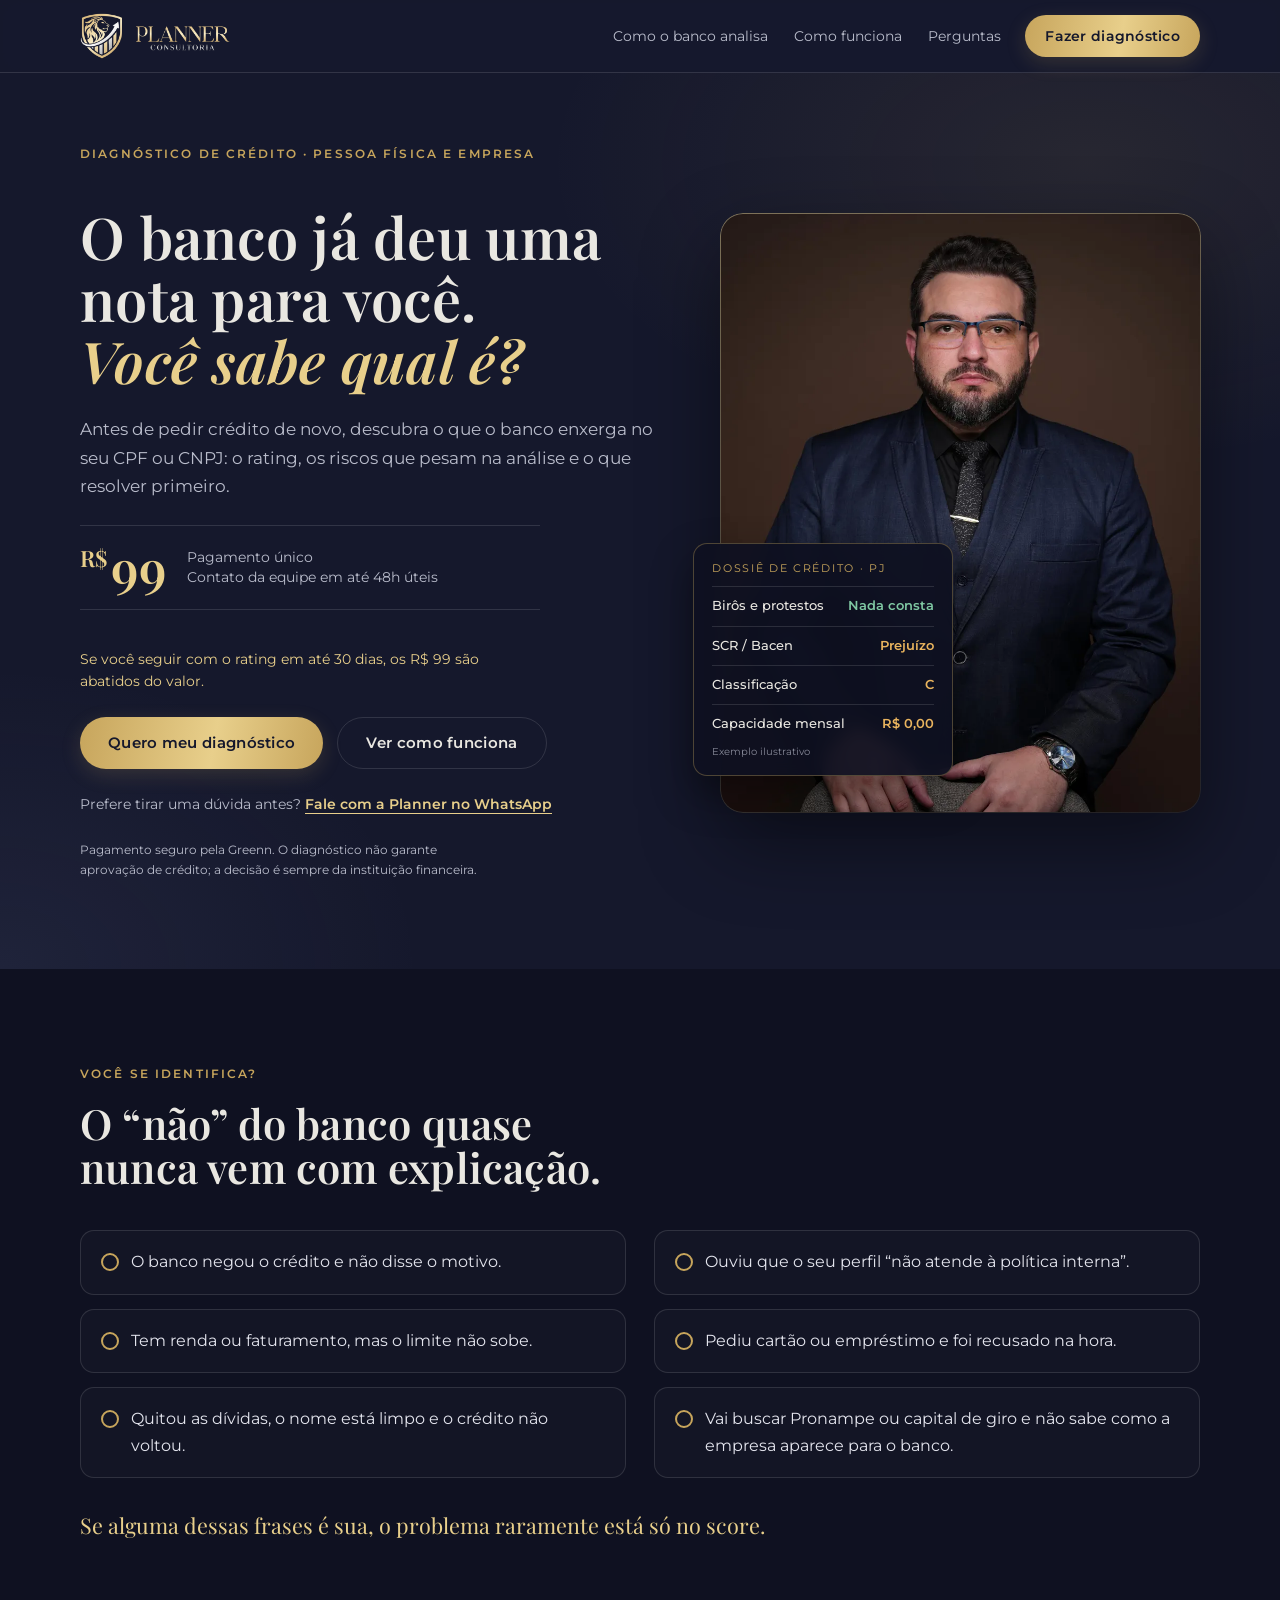
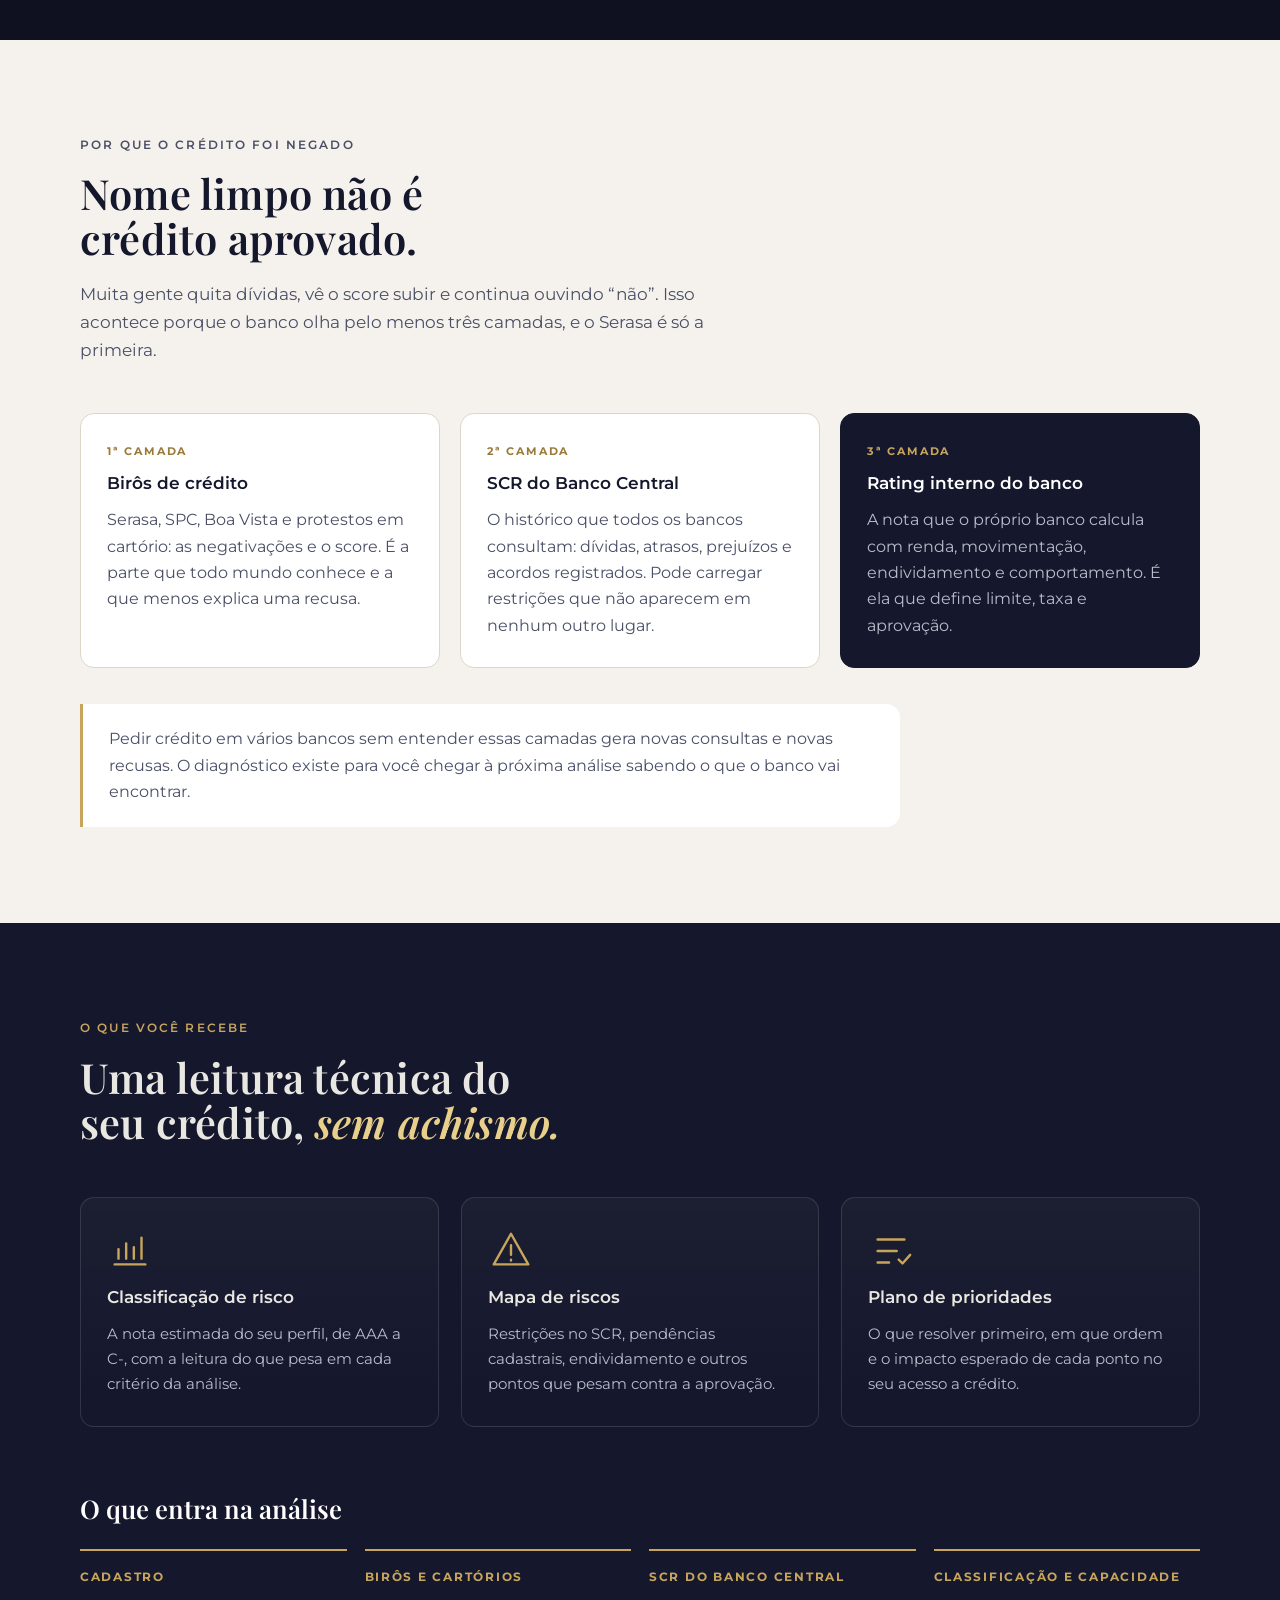
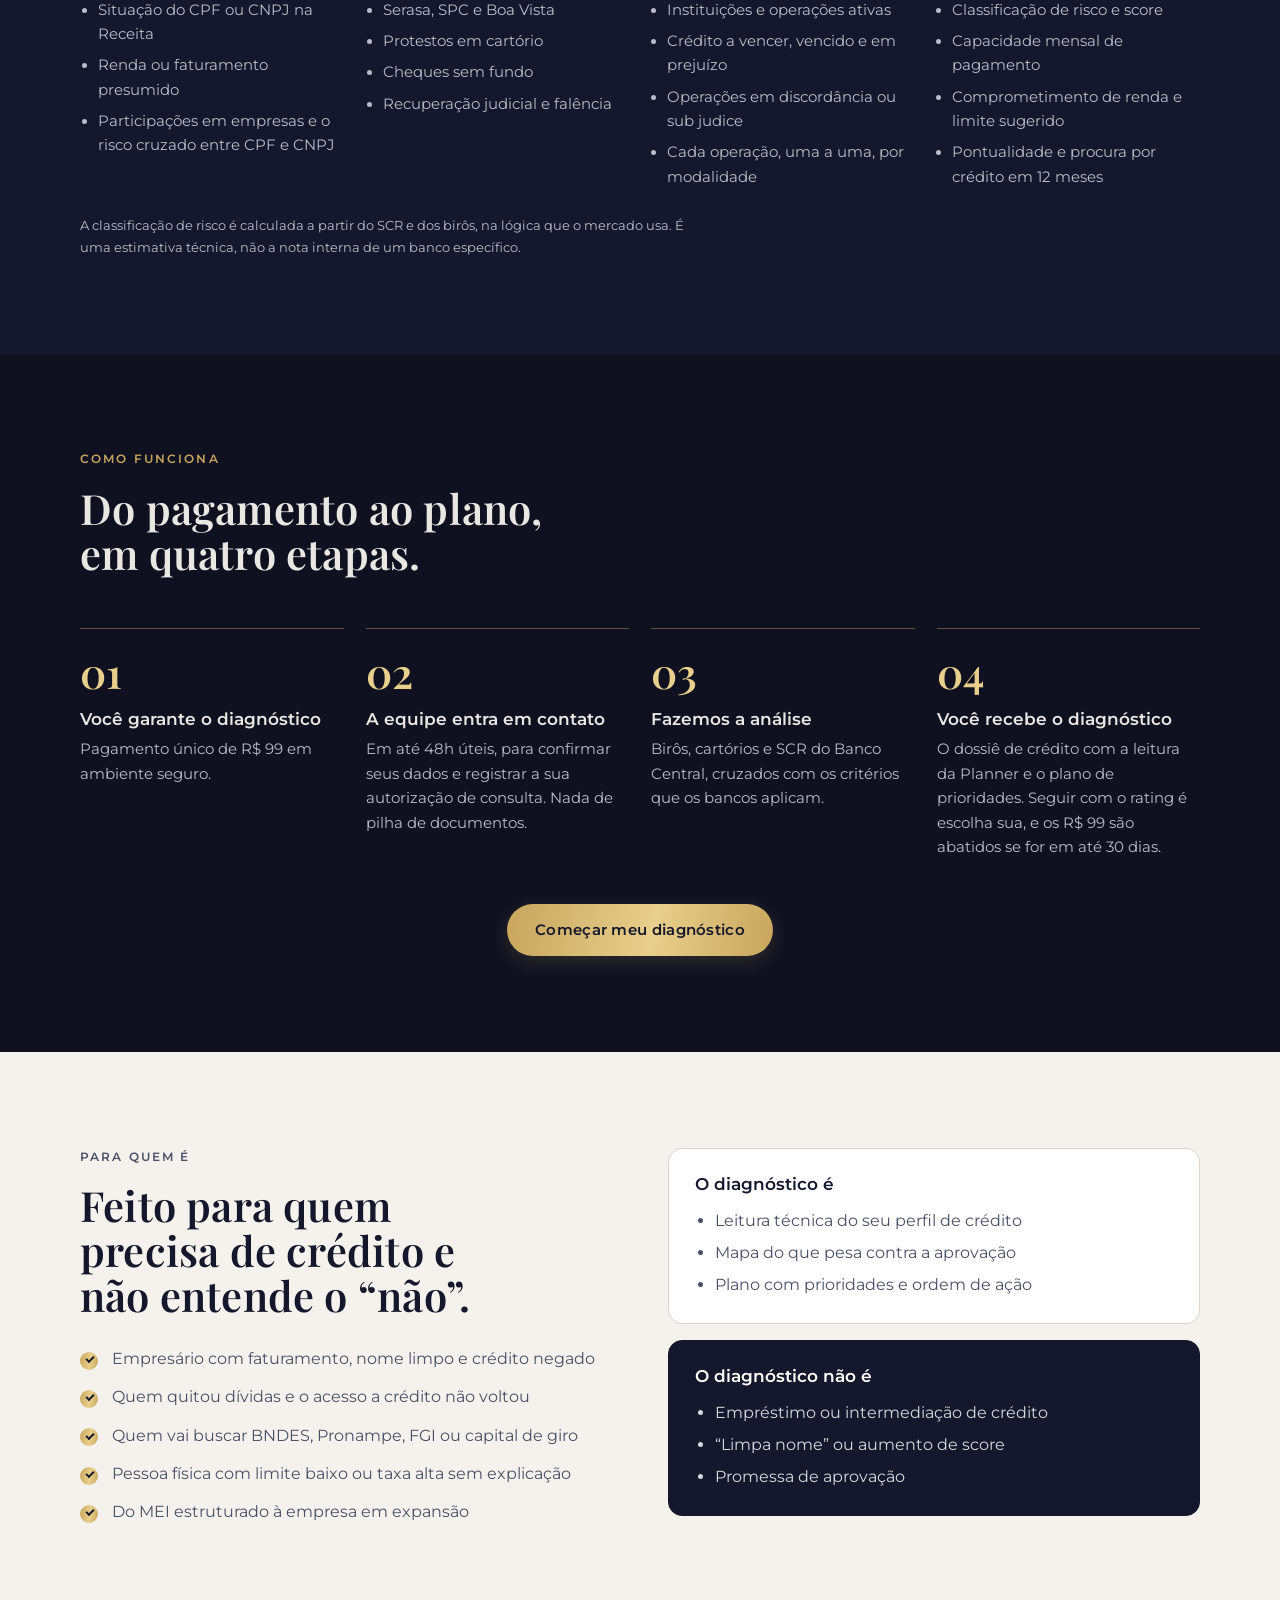
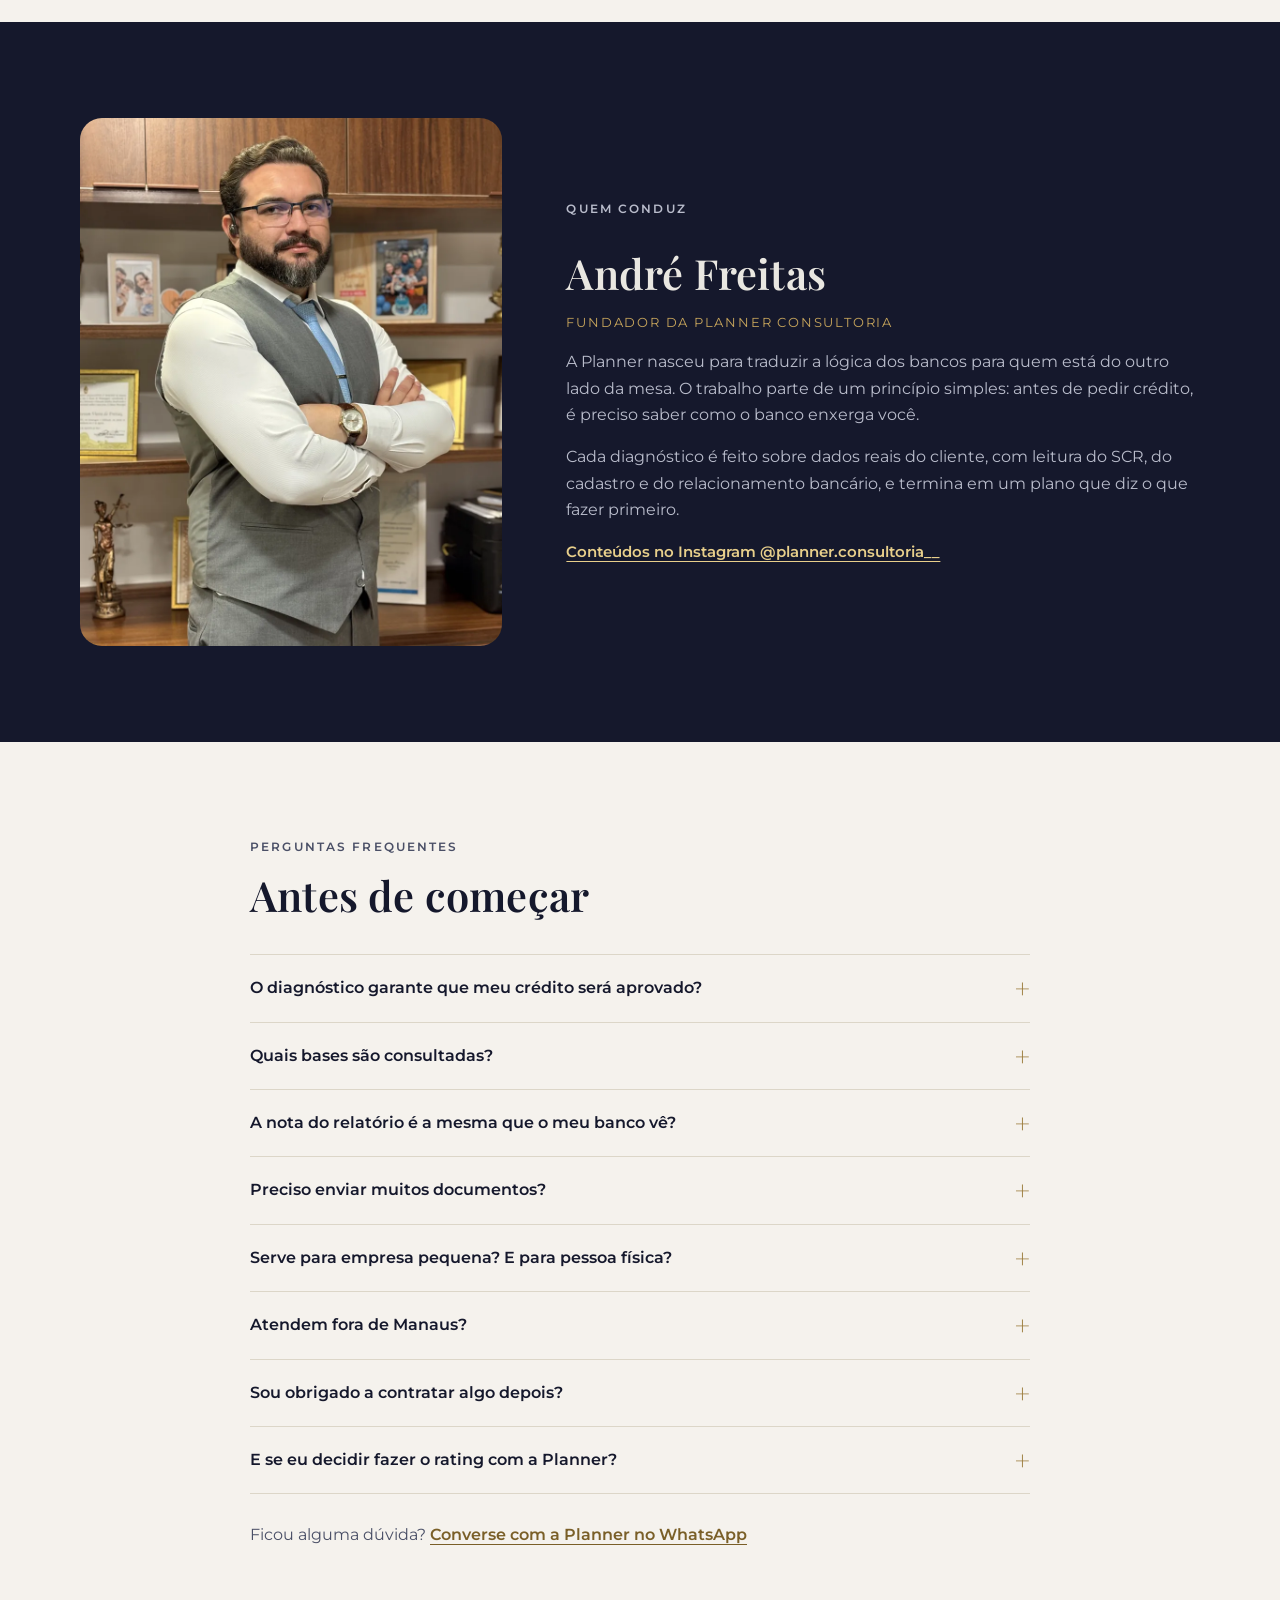
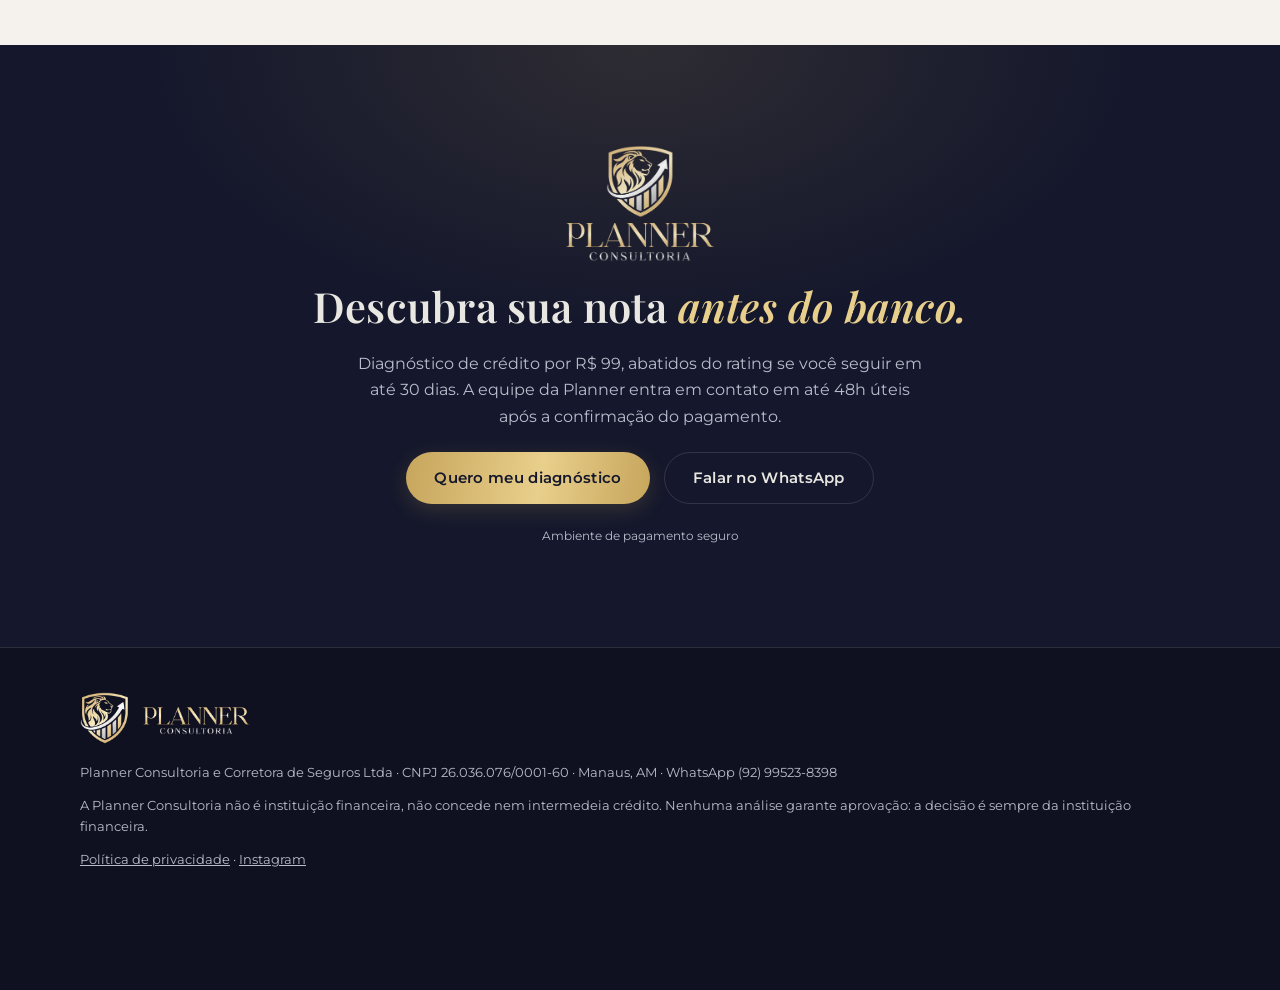
<file: index.html>
<!doctype html>
<html lang="pt-BR">
<head>
<meta charset="utf-8">
<meta name="viewport" content="width=device-width, initial-scale=1, viewport-fit=cover">
<title>Planner Consultoria | Diagnóstico de crédito e rating bancário</title>
<meta name="description" content="Descubra como o banco enxerga você ou a sua empresa antes de pedir crédito. Diagnóstico com leitura do rating, mapa de riscos e plano de prioridades. R$ 99.">
<meta name="theme-color" content="#15182C">
<meta property="og:title" content="O banco já deu uma nota para você. Você sabe qual é?">
<meta property="og:description" content="Diagnóstico de crédito com leitura do rating, mapa de riscos e plano de prioridades. Pessoa física e empresa.">
<meta property="og:image" content="assets/img/andre-retrato.webp">
<meta property="og:type" content="website">
<meta property="og:locale" content="pt_BR">
<link rel="icon" href="assets/img/icone.png">
<link rel="preconnect" href="https://fonts.googleapis.com">
<link rel="preconnect" href="https://fonts.gstatic.com" crossorigin>
<link rel="stylesheet" href="https://fonts.googleapis.com/css2?family=Playfair+Display:ital,wght@0,600;0,700;1,600&family=Montserrat:wght@400;500;600;700&display=swap">
<link rel="stylesheet" href="assets/css/style.css">

<!-- Meta Pixel "Planner Site" (portfólio Planner Consultoria) -->
<script>
!function(f,b,e,v,n,t,s){if(f.fbq)return;n=f.fbq=function(){n.callMethod?n.callMethod.apply(n,arguments):n.queue.push(arguments)};if(!f._fbq)f._fbq=n;n.push=n;n.loaded=!0;n.version='2.0';n.queue=[];t=b.createElement(e);t.async=!0;t.src=v;s=b.getElementsByTagName(e)[0];s.parentNode.insertBefore(t,s)}(window,document,'script','https://connect.facebook.net/en_US/fbevents.js');
fbq('init','1871145557351115');fbq('track','PageView');
</script>
<noscript><img height="1" width="1" style="display:none" alt="" src="https://www.facebook.com/tr?id=1871145557351115&ev=PageView&noscript=1"></noscript>

<script type="application/ld+json">
{
  "@context": "https://schema.org",
  "@type": "ProfessionalService",
  "name": "Planner Consultoria",
  "legalName": "Planner Consultoria e Corretora de Seguros Ltda",
  "taxID": "26.036.076/0001-60",
  "description": "Diagnóstico de crédito, rating bancário e estruturação financeira para pessoas físicas e empresas.",
  "areaServed": "BR",
  "address": {"@type": "PostalAddress", "addressLocality": "Manaus", "addressRegion": "AM", "addressCountry": "BR"},
  "telephone": "+55-92-99523-8398",
  "sameAs": ["https://www.instagram.com/planner.consultoria__/"],
  "offers": {"@type": "Offer", "name": "Diagnóstico de Crédito", "price": "99.00", "priceCurrency": "BRL"}
}
</script>
</head>
<body>

<header class="topbar">
  <div class="wrap topbar__inner">
    <a href="#inicio" class="topbar__logo" aria-label="Planner Consultoria, início">
      <img src="assets/img/logo-horizontal.png" alt="Planner Consultoria" width="520" height="160">
    </a>
    <nav class="topbar__nav" aria-label="Seções">
      <a href="#camadas">Como o banco analisa</a>
      <a href="#como-funciona">Como funciona</a>
      <a href="#perguntas">Perguntas</a>
    </nav>
    <a class="btn btn--gold btn--sm js-checkout" href="https://payfast.greenn.com.br/155834?ch_id=145132" data-cta="topo">Fazer diagnóstico</a>
  </div>
</header>

<main id="inicio">

  <!-- HERO -->
  <section class="hero">
    <div class="wrap hero__grid">
      <div class="hero__copy">
        <p class="eyebrow">Diagnóstico de crédito · Pessoa física e empresa</p>
        <h1>O banco já deu uma nota para você. <em>Você sabe qual é?</em></h1>
        <p class="hero__lead">Antes de pedir crédito de novo, descubra o que o banco enxerga no seu CPF ou CNPJ: o rating, os riscos que pesam na análise e o que resolver primeiro.</p>
        <div class="price">
          <div class="price__value"><span>R$</span>99</div>
          <div class="price__desc">Pagamento único<br>Contato da equipe em até 48h úteis</div>
        </div>
        <p class="price__credit">Se você seguir com o rating em até 30 dias, os R$ 99 são abatidos do valor.</p>
        <div class="hero__actions">
          <a class="btn btn--gold js-checkout" href="https://payfast.greenn.com.br/155834?ch_id=145132" data-cta="hero">Quero meu diagnóstico</a>
          <a class="btn btn--ghost" href="#como-funciona">Ver como funciona</a>
        </div>
        <p class="wa-line">Prefere tirar uma dúvida antes? <a class="js-wa" href="https://wa.me/5592995238398?text=Ol%C3%A1!%20Vim%20pelo%20site%20da%20Planner%20e%20quero%20entender%20o%20diagn%C3%B3stico%20de%20cr%C3%A9dito." target="_blank" rel="noopener" data-cta="hero">Fale com a Planner no WhatsApp</a></p>
        <p class="fine">Pagamento seguro pela Greenn. O diagnóstico não garante aprovação de crédito; a decisão é sempre da instituição financeira.</p>
      </div>
      <figure class="hero__photo">
        <img src="assets/img/andre-retrato.webp" alt="André Freitas, fundador da Planner Consultoria" width="900" height="1350" fetchpriority="high">
        <figcaption class="report-card" aria-hidden="true">
          <span class="report-card__label">Dossiê de crédito · PJ</span>
          <span class="report-card__row"><b>Birôs e protestos</b><i class="ok">Nada consta</i></span>
          <span class="report-card__row"><b>SCR / Bacen</b><i class="warn">Prejuízo</i></span>
          <span class="report-card__row"><b>Classificação</b><i class="warn">C</i></span>
          <span class="report-card__row"><b>Capacidade mensal</b><i class="warn">R$ 0,00</i></span>
          <span class="report-card__foot">Exemplo ilustrativo</span>
        </figcaption>
      </figure>
    </div>
  </section>

  <!-- DORES -->
  <section class="section section--deep pains-sec">
    <div class="wrap">
      <p class="eyebrow">Você se identifica?</p>
      <h2>O “não” do banco quase nunca vem com explicação.</h2>
      <ul class="pains">
        <li>O banco negou o crédito e não disse o motivo.</li>
        <li>Ouviu que o seu perfil “não atende à política interna”.</li>
        <li>Tem renda ou faturamento, mas o limite não sobe.</li>
        <li>Pediu cartão ou empréstimo e foi recusado na hora.</li>
        <li>Quitou as dívidas, o nome está limpo e o crédito não voltou.</li>
        <li>Vai buscar Pronampe ou capital de giro e não sabe como a empresa aparece para o banco.</li>
      </ul>
      <p class="pains__close">Se alguma dessas frases é sua, o problema raramente está só no score.</p>
    </div>
  </section>

  <!-- PROBLEMA / CAMADAS -->
  <section id="camadas" class="section section--light">
    <div class="wrap">
      <p class="eyebrow eyebrow--dark">Por que o crédito foi negado</p>
      <h2>Nome limpo não é crédito aprovado.</h2>
      <p class="section__lead">Muita gente quita dívidas, vê o score subir e continua ouvindo “não”. Isso acontece porque o banco olha pelo menos três camadas, e o Serasa é só a primeira.</p>
      <ol class="layers">
        <li class="layer">
          <span class="layer__n">1ª camada</span>
          <h3>Birôs de crédito</h3>
          <p>Serasa, SPC, Boa Vista e protestos em cartório: as negativações e o score. É a parte que todo mundo conhece e a que menos explica uma recusa.</p>
        </li>
        <li class="layer">
          <span class="layer__n">2ª camada</span>
          <h3>SCR do Banco Central</h3>
          <p>O histórico que todos os bancos consultam: dívidas, atrasos, prejuízos e acordos registrados. Pode carregar restrições que não aparecem em nenhum outro lugar.</p>
        </li>
        <li class="layer">
          <span class="layer__n">3ª camada</span>
          <h3>Rating interno do banco</h3>
          <p>A nota que o próprio banco calcula com renda, movimentação, endividamento e comportamento. É ela que define limite, taxa e aprovação.</p>
        </li>
      </ol>
      <p class="callout">Pedir crédito em vários bancos sem entender essas camadas gera novas consultas e novas recusas. O diagnóstico existe para você chegar à próxima análise sabendo o que o banco vai encontrar.</p>
    </div>
  </section>

  <!-- ENTREGÁVEIS -->
  <section class="section">
    <div class="wrap">
      <p class="eyebrow">O que você recebe</p>
      <h2>Uma leitura técnica do seu crédito, <em>sem achismo.</em></h2>
      <div class="deliverables">
        <article class="deliv">
          <span class="deliv__icon" aria-hidden="true">
            <svg viewBox="0 0 48 48"><path d="M8 38h32M12 32V22m8 10V16m8 16V20m8 12V10" stroke="currentColor" stroke-width="2.5" fill="none" stroke-linecap="round"/></svg>
          </span>
          <h3>Classificação de risco</h3>
          <p>A nota estimada do seu perfil, de AAA a C-, com a leitura do que pesa em cada critério da análise.</p>
        </article>
        <article class="deliv">
          <span class="deliv__icon" aria-hidden="true">
            <svg viewBox="0 0 48 48"><path d="M24 6 42 38H6L24 6Z" stroke="currentColor" stroke-width="2.5" fill="none" stroke-linejoin="round"/><path d="M24 18v10m0 5v1" stroke="currentColor" stroke-width="2.5" stroke-linecap="round"/></svg>
          </span>
          <h3>Mapa de riscos</h3>
          <p>Restrições no SCR, pendências cadastrais, endividamento e outros pontos que pesam contra a aprovação.</p>
        </article>
        <article class="deliv">
          <span class="deliv__icon" aria-hidden="true">
            <svg viewBox="0 0 48 48"><path d="M10 12h28M10 24h20M10 36h12" stroke="currentColor" stroke-width="2.5" stroke-linecap="round"/><path d="m32 33 4 4 8-9" stroke="currentColor" stroke-width="2.5" fill="none" stroke-linecap="round" stroke-linejoin="round"/></svg>
          </span>
          <h3>Plano de prioridades</h3>
          <p>O que resolver primeiro, em que ordem e o impacto esperado de cada ponto no seu acesso a crédito.</p>
        </article>
      </div>
      <h3 class="scope__title">O que entra na análise</h3>
      <div class="scope">
        <div class="scope__col">
          <h4>Cadastro</h4>
          <ul>
            <li>Situação do CPF ou CNPJ na Receita</li>
            <li>Renda ou faturamento presumido</li>
            <li>Participações em empresas e o risco cruzado entre CPF e CNPJ</li>
          </ul>
        </div>
        <div class="scope__col">
          <h4>Birôs e cartórios</h4>
          <ul>
            <li>Serasa, SPC e Boa Vista</li>
            <li>Protestos em cartório</li>
            <li>Cheques sem fundo</li>
            <li>Recuperação judicial e falência</li>
          </ul>
        </div>
        <div class="scope__col">
          <h4>SCR do Banco Central</h4>
          <ul>
            <li>Instituições e operações ativas</li>
            <li>Crédito a vencer, vencido e em prejuízo</li>
            <li>Operações em discordância ou sub judice</li>
            <li>Cada operação, uma a uma, por modalidade</li>
          </ul>
        </div>
        <div class="scope__col">
          <h4>Classificação e capacidade</h4>
          <ul>
            <li>Classificação de risco e score</li>
            <li>Capacidade mensal de pagamento</li>
            <li>Comprometimento de renda e limite sugerido</li>
            <li>Pontualidade e procura por crédito em 12 meses</li>
          </ul>
        </div>
      </div>
      <p class="scope__note">A classificação de risco é calculada a partir do SCR e dos birôs, na lógica que o mercado usa. É uma estimativa técnica, não a nota interna de um banco específico.</p>
    </div>
  </section>

  <!-- COMO FUNCIONA -->
  <section id="como-funciona" class="section section--deep">
    <div class="wrap">
      <p class="eyebrow">Como funciona</p>
      <h2>Do pagamento ao plano, em quatro etapas.</h2>
      <ol class="steps">
        <li class="step">
          <span class="step__n">01</span>
          <div><h3>Você garante o diagnóstico</h3><p>Pagamento único de R$ 99 em ambiente seguro.</p></div>
        </li>
        <li class="step">
          <span class="step__n">02</span>
          <div><h3>A equipe entra em contato</h3><p>Em até 48h úteis, para confirmar seus dados e registrar a sua autorização de consulta. Nada de pilha de documentos.</p></div>
        </li>
        <li class="step">
          <span class="step__n">03</span>
          <div><h3>Fazemos a análise</h3><p>Birôs, cartórios e SCR do Banco Central, cruzados com os critérios que os bancos aplicam.</p></div>
        </li>
        <li class="step">
          <span class="step__n">04</span>
          <div><h3>Você recebe o diagnóstico</h3><p>O dossiê de crédito com a leitura da Planner e o plano de prioridades. Seguir com o rating é escolha sua, e os R$ 99 são abatidos se for em até 30 dias.</p></div>
        </li>
      </ol>
      <div class="center">
        <a class="btn btn--gold js-checkout" href="https://payfast.greenn.com.br/155834?ch_id=145132" data-cta="etapas">Começar meu diagnóstico</a>
      </div>
    </div>
  </section>

  <!-- PARA QUEM -->
  <section class="section section--light">
    <div class="wrap two-col">
      <div>
        <p class="eyebrow eyebrow--dark">Para quem é</p>
        <h2>Feito para quem precisa de crédito e não entende o “não”.</h2>
        <ul class="checks">
          <li>Empresário com faturamento, nome limpo e crédito negado</li>
          <li>Quem quitou dívidas e o acesso a crédito não voltou</li>
          <li>Quem vai buscar BNDES, Pronampe, FGI ou capital de giro</li>
          <li>Pessoa física com limite baixo ou taxa alta sem explicação</li>
          <li>Do MEI estruturado à empresa em expansão</li>
        </ul>
      </div>
      <div class="isnot">
        <div class="isnot__col">
          <h3>O diagnóstico é</h3>
          <ul>
            <li>Leitura técnica do seu perfil de crédito</li>
            <li>Mapa do que pesa contra a aprovação</li>
            <li>Plano com prioridades e ordem de ação</li>
          </ul>
        </div>
        <div class="isnot__col isnot__col--no">
          <h3>O diagnóstico não é</h3>
          <ul>
            <li>Empréstimo ou intermediação de crédito</li>
            <li>“Limpa nome” ou aumento de score</li>
            <li>Promessa de aprovação</li>
          </ul>
        </div>
      </div>
    </div>
  </section>

  <!-- QUEM CONDUZ -->
  <section class="section">
    <div class="wrap about">
      <figure class="about__photo">
        <img src="assets/img/andre-escritorio.webp" alt="André Freitas no escritório" width="900" height="1200" loading="lazy">
      </figure>
      <div class="about__copy">
        <p class="eyebrow">Quem conduz</p>
        <h2>André Freitas</h2>
        <p class="about__role">Fundador da Planner Consultoria</p>
        <p>A Planner nasceu para traduzir a lógica dos bancos para quem está do outro lado da mesa. O trabalho parte de um princípio simples: antes de pedir crédito, é preciso saber como o banco enxerga você.</p>
        <p>Cada diagnóstico é feito sobre dados reais do cliente, com leitura do SCR, do cadastro e do relacionamento bancário, e termina em um plano que diz o que fazer primeiro.</p>
        <a class="link-arrow" href="https://www.instagram.com/planner.consultoria__/" target="_blank" rel="noopener">Conteúdos no Instagram @planner.consultoria__</a>
      </div>
    </div>
  </section>

  <!-- FAQ -->
  <section id="perguntas" class="section section--light">
    <div class="wrap narrow">
      <p class="eyebrow eyebrow--dark">Perguntas frequentes</p>
      <h2>Antes de começar</h2>
      <div class="faq">
        <details>
          <summary>O diagnóstico garante que meu crédito será aprovado?</summary>
          <p>Não. A decisão de crédito é sempre da instituição financeira. O diagnóstico mostra o que o banco enxerga e o que você pode organizar para chegar mais preparado à próxima análise.</p>
        </details>
        <details>
          <summary>Quais bases são consultadas?</summary>
          <p>Birôs de crédito (Serasa, SPC e Boa Vista), protestos em cartório e o SCR do Banco Central, por meio de plataforma especializada de consulta e com a sua autorização. Os dados são usados apenas para o seu diagnóstico, nos termos da LGPD.</p>
        </details>
        <details>
          <summary>A nota do relatório é a mesma que o meu banco vê?</summary>
          <p>Não exatamente. Cada banco calcula o próprio rating com dados internos, como movimentação e relacionamento. O diagnóstico usa as mesmas bases que todos os bancos consultam, o SCR e os birôs, para estimar como o seu perfil tende a ser classificado e mostrar o que pesa contra você.</p>
        </details>
        <details>
          <summary>Preciso enviar muitos documentos?</summary>
          <p>Não. Enviamos uma lista objetiva, só com o que a análise usa.</p>
        </details>
        <details>
          <summary>Serve para empresa pequena? E para pessoa física?</summary>
          <p>Sim para os dois. O diagnóstico é ajustado ao porte, do CPF ao MEI estruturado e à empresa em expansão.</p>
        </details>
        <details>
          <summary>Atendem fora de Manaus?</summary>
          <p>Sim. O atendimento é online e nacional.</p>
        </details>
        <details>
          <summary>Sou obrigado a contratar algo depois?</summary>
          <p>Não. O diagnóstico é seu. Seguir com a Planner para executar o plano é uma escolha sua.</p>
        </details>
        <details>
          <summary>E se eu decidir fazer o rating com a Planner?</summary>
          <p>Os R$ 99 pagos no diagnóstico são abatidos do valor do rating, desde que a contratação seja feita em até 30 dias após o pagamento do diagnóstico.</p>
        </details>
      </div>
      <p class="faq__more">Ficou alguma dúvida? <a class="js-wa" href="https://wa.me/5592995238398?text=Ol%C3%A1!%20Vim%20pelo%20site%20da%20Planner%20e%20quero%20entender%20o%20diagn%C3%B3stico%20de%20cr%C3%A9dito." target="_blank" rel="noopener" data-cta="faq">Converse com a Planner no WhatsApp</a></p>
    </div>
  </section>

  <!-- CTA FINAL -->
  <section class="final">
    <div class="wrap final__inner">
      <img class="final__logo" src="assets/img/logo-principal.png" alt="" width="360" height="281" loading="lazy">
      <h2>Descubra sua nota <em>antes do banco.</em></h2>
      <p>Diagnóstico de crédito por R$ 99, abatidos do rating se você seguir em até 30 dias. A equipe da Planner entra em contato em até 48h úteis após a confirmação do pagamento.</p>
      <div class="final__actions">
        <a class="btn btn--gold js-checkout" href="https://payfast.greenn.com.br/155834?ch_id=145132" data-cta="final">Quero meu diagnóstico</a>
        <a class="btn btn--ghost js-wa" href="https://wa.me/5592995238398?text=Ol%C3%A1!%20Vim%20pelo%20site%20da%20Planner%20e%20quero%20entender%20o%20diagn%C3%B3stico%20de%20cr%C3%A9dito." target="_blank" rel="noopener" data-cta="final">Falar no WhatsApp</a>
      </div>
      <p class="fine">Ambiente de pagamento seguro</p>
    </div>
  </section>

</main>

<footer class="footer">
  <div class="wrap footer__inner">
    <img src="assets/img/logo-horizontal.png" alt="Planner Consultoria" width="260" height="80" loading="lazy">
    <p>Planner Consultoria e Corretora de Seguros Ltda · CNPJ 26.036.076/0001-60 · Manaus, AM · WhatsApp (92) 99523-8398</p>
    <p>A Planner Consultoria não é instituição financeira, não concede nem intermedeia crédito. Nenhuma análise garante aprovação: a decisão é sempre da instituição financeira.</p>
    <p><a href="politica-de-privacidade.html">Política de privacidade</a> · <a href="https://www.instagram.com/planner.consultoria__/" target="_blank" rel="noopener">Instagram</a></p>
  </div>
</footer>

<div class="mobile-cta">
  <a class="btn btn--gold js-checkout" href="https://payfast.greenn.com.br/155834?ch_id=145132" data-cta="barra-mobile">Fazer diagnóstico · R$ 99</a>
</div>

<script src="assets/js/main.js" defer></script>
</body>
</html>
</file>
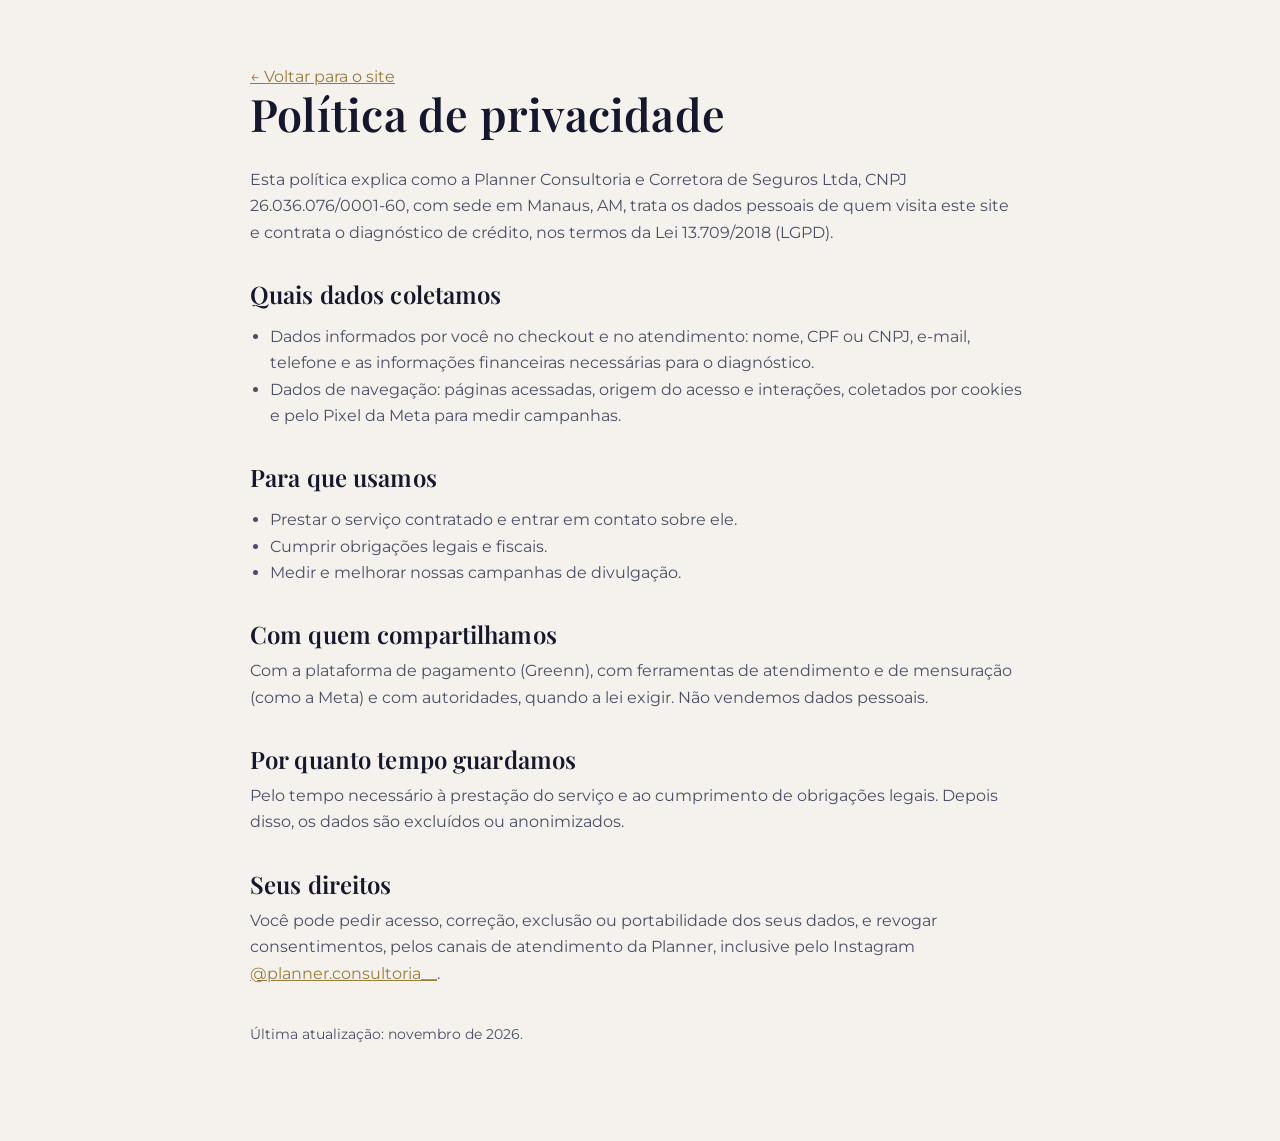
<file: politica-de-privacidade.html>
<!doctype html>
<html lang="pt-BR">
<head>
<meta charset="utf-8">
<meta name="viewport" content="width=device-width, initial-scale=1, viewport-fit=cover">
<title>Política de privacidade | Planner Consultoria</title>
<meta name="robots" content="noindex">
<link rel="icon" href="assets/img/icone.png">
<link rel="stylesheet" href="https://fonts.googleapis.com/css2?family=Playfair+Display:wght@600&family=Montserrat:wght@400;600&display=swap">
<link rel="stylesheet" href="assets/css/style.css">
<style>
  .policy{padding-block:64px 96px}
  .policy h1{font-size:clamp(2rem,4vw,2.8rem);margin-bottom:28px}
  .policy h2{font-size:1.5rem;margin:36px 0 10px}
  .policy p,.policy li{color:var(--ink-soft);max-width:70ch}
  .policy ul{padding-left:20px}
  .policy a{color:#9a7a3a}
</style>
</head>
<body class="section--light" style="background:var(--ivory)">
<main class="wrap narrow policy">
  <p><a href="index.html">← Voltar para o site</a></p>
  <h1>Política de privacidade</h1>
  <p>Esta política explica como a Planner Consultoria e Corretora de Seguros Ltda, CNPJ 26.036.076/0001-60, com sede em Manaus, AM, trata os dados pessoais de quem visita este site e contrata o diagnóstico de crédito, nos termos da Lei 13.709/2018 (LGPD).</p>

  <h2>Quais dados coletamos</h2>
  <ul>
    <li>Dados informados por você no checkout e no atendimento: nome, CPF ou CNPJ, e-mail, telefone e as informações financeiras necessárias para o diagnóstico.</li>
    <li>Dados de navegação: páginas acessadas, origem do acesso e interações, coletados por cookies e pelo Pixel da Meta para medir campanhas.</li>
  </ul>

  <h2>Para que usamos</h2>
  <ul>
    <li>Prestar o serviço contratado e entrar em contato sobre ele.</li>
    <li>Cumprir obrigações legais e fiscais.</li>
    <li>Medir e melhorar nossas campanhas de divulgação.</li>
  </ul>

  <h2>Com quem compartilhamos</h2>
  <p>Com a plataforma de pagamento (Greenn), com ferramentas de atendimento e de mensuração (como a Meta) e com autoridades, quando a lei exigir. Não vendemos dados pessoais.</p>

  <h2>Por quanto tempo guardamos</h2>
  <p>Pelo tempo necessário à prestação do serviço e ao cumprimento de obrigações legais. Depois disso, os dados são excluídos ou anonimizados.</p>

  <h2>Seus direitos</h2>
  <p>Você pode pedir acesso, correção, exclusão ou portabilidade dos seus dados, e revogar consentimentos, pelos canais de atendimento da Planner, inclusive pelo Instagram <a href="https://www.instagram.com/planner.consultoria__/" target="_blank" rel="noopener">@planner.consultoria__</a>.</p>

  <p style="margin-top:36px;font-size:.85rem">Última atualização: novembro de 2026.</p>
</main>
</body>
</html>
</file>
<file: assets/css/style.css>
/* Planner Consultoria — landing do diagnóstico
   Base azul-marinho da marca (#16192D), dourado e prata em gradiente como na identidade visual.
   Seções alternam marinho e marfim para leitura confortável. */
:root{
  --navy:#15182C;
  --navy-2:#1C223A;
  --navy-3:#0f1121;
  --ivory:#F5F2ED;
  --ink:#15182C;
  --ink-soft:#4a4f66;
  --line-dark:rgba(255,255,255,.12);
  --line-light:#dcd6c8;
  --text:#e9e7e1;
  --text-soft:#b9bccb;
  --gold:#C7A55C;
  --gold-light:#E8CF8B;
  --gold-grad:linear-gradient(100deg,#C7A55C 0%,#E8CF8B 55%,#C7A55C 100%);
  --silver-grad:linear-gradient(100deg,#9c9ca1 0%,#f1f1f3 45%,#b4b4ba 100%);
  --ok:#7fc8a3;
  --warn:#e9b45e;
  --display:"Playfair Display", Georgia, "Times New Roman", serif;
  --body:"Montserrat", "Segoe UI", system-ui, sans-serif;
  --radius:14px;
}
*{box-sizing:border-box}
html{scroll-behavior:smooth}
@media (prefers-reduced-motion:reduce){html{scroll-behavior:auto}}
body{margin:0;background:var(--navy);color:var(--text);font-family:var(--body);font-size:16px;line-height:1.65;-webkit-font-smoothing:antialiased}
img{max-width:100%;height:auto;display:block}
a{color:inherit}
h1,h2,h3{margin:0;text-wrap:balance}
h1,h2{font-family:var(--display);font-weight:600;letter-spacing:.005em;line-height:1.08}
h1{font-size:clamp(2.2rem,5vw,3.6rem)}
h2{font-size:clamp(1.8rem,3.6vw,2.6rem)}
h3{font-size:1.06rem;font-weight:600;line-height:1.35}
h1 em,h2 em{font-style:italic;color:var(--gold-light)}
p{margin:0}

.wrap{width:100%;max-width:1160px;margin:0 auto;padding-left:max(20px,env(safe-area-inset-left,0px));padding-right:max(20px,env(safe-area-inset-right,0px))}
.narrow{max-width:820px}
.center{display:flex;justify-content:center;margin-top:44px}

.eyebrow{font-size:.74rem;font-weight:600;letter-spacing:.18em;text-transform:uppercase;color:var(--gold);margin-bottom:16px}
.eyebrow--dark{color:#9a7a3a}
.fine{font-size:.78rem;color:var(--text-soft);max-width:52ch}

/* Botões */
.btn{display:inline-flex;align-items:center;justify-content:center;gap:10px;min-height:52px;padding:0 28px;border-radius:999px;font-weight:600;font-size:.95rem;letter-spacing:.02em;text-decoration:none;transition:transform .15s ease, box-shadow .2s ease, background-color .2s}
.btn:focus-visible{outline:3px solid #E8CF8B;outline-offset:3px}
.btn--gold{background:var(--gold-grad);color:var(--navy);box-shadow:0 6px 20px rgba(199,165,92,.18)}
.btn--gold:hover{transform:translateY(-1px);box-shadow:0 10px 26px rgba(199,165,92,.28)}
.btn--ghost{border:1px solid var(--line-dark);color:var(--text)}
.btn--ghost:hover{border-color:var(--gold);color:#E8CF8B}
.btn--sm{min-height:42px;padding:0 20px;font-size:.85rem}

.wa-line{font-size:.88rem;color:var(--text-soft)}
.wa-line a{color:var(--gold-light);font-weight:600;text-underline-offset:4px}
.faq__more{margin-top:28px;color:var(--ink-soft)}
.faq__more a{color:#7a5f28;font-weight:600;text-underline-offset:4px}
.final__actions{display:flex;flex-wrap:wrap;gap:14px;justify-content:center}

/* Topo */
.topbar{position:sticky;top:0;z-index:20;background:rgba(22,25,45,.92);backdrop-filter:saturate(140%) blur(10px);border-bottom:1px solid var(--line-dark)}
.topbar__inner{display:flex;align-items:center;gap:24px;min-height:72px}
.topbar__logo img{height:46px;width:auto}
.topbar__nav{display:flex;gap:26px;margin-left:auto;font-size:.86rem}
.topbar__nav a{text-decoration:none;color:var(--text-soft)}
.topbar__nav a:hover{color:#E8CF8B}

/* Hero */
.hero{position:relative;overflow:hidden;padding-block:72px 88px;background:
  radial-gradient(900px 500px at 85% 10%, rgba(199,165,92,.10), transparent 60%),
  radial-gradient(700px 500px at 0% 100%, rgba(120,130,180,.10), transparent 60%),
  var(--navy)}
.hero__grid{display:grid;grid-template-columns:1.1fr .9fr;gap:56px;align-items:center}
.hero__copy{display:flex;flex-direction:column;gap:24px;min-width:0}
.hero__lead{font-size:1.08rem;color:var(--text-soft);max-width:54ch}
.price{display:flex;align-items:center;gap:20px;padding:16px 0;border-top:1px solid var(--line-dark);border-bottom:1px solid var(--line-dark);max-width:460px}
.price__value{font-family:var(--display);font-size:3.2rem;font-weight:600;line-height:1;color:var(--gold-light)}
.price__value span{font-size:1.4rem;margin-right:4px;vertical-align:.9em}
.price__desc{font-size:.85rem;color:var(--text-soft);line-height:1.5}
.hero__actions{display:flex;flex-wrap:wrap;gap:14px}
.hero__photo{position:relative;margin:0}
.hero__photo img{border-radius:22px;aspect-ratio:4/5;object-fit:cover;object-position:center 20%;width:100%;box-shadow:0 30px 80px rgba(0,0,0,.45)}
.hero__photo::before{content:"";position:absolute;inset:-1px;border-radius:23px;padding:1px;background:linear-gradient(160deg,rgba(232,207,139,.7),rgba(199,165,92,.15));-webkit-mask:linear-gradient(#000 0 0) content-box,linear-gradient(#000 0 0);-webkit-mask-composite:xor;mask-composite:exclude;pointer-events:none;opacity:.7}
.report-card{position:absolute;left:-28px;bottom:36px;width:min(260px,80%);background:rgba(15,17,33,.92);backdrop-filter:blur(8px);border:1px solid rgba(199,165,92,.35);border-radius:var(--radius);padding:16px 18px;display:flex;flex-direction:column;gap:9px;font-size:.8rem;box-shadow:0 18px 40px rgba(0,0,0,.4)}
.report-card__label{font-size:.66rem;letter-spacing:.16em;text-transform:uppercase;color:var(--gold)}
.report-card__row{display:flex;justify-content:space-between;gap:12px;border-top:1px solid var(--line-dark);padding-top:8px}
.report-card__row b{font-weight:500}
.report-card__row i{font-style:normal;font-weight:600}
.ok{color:var(--ok)} .warn{color:var(--warn)}
.report-card__foot{font-size:.62rem;color:var(--text-soft);opacity:.7}

/* Seções */
.section{padding-block:96px}
.section h2{max-width:22ch}
.section__lead{margin-top:20px;font-size:1.06rem;max-width:62ch}
.section--light{background:var(--ivory);color:var(--ink)}
.section--light .section__lead,.section--light p{color:var(--ink-soft)}
.section--light h2,.section--light h3{color:var(--ink)}
.section--light h2 em{background:none;color:#9a7a3a}
.section--deep{background:var(--navy-3)}

/* Camadas */
.layers{list-style:none;margin:48px 0 0;padding:0;display:grid;grid-template-columns:repeat(3,minmax(0,1fr));gap:20px;counter-reset:none}
.layer{background:#fff;border:1px solid var(--line-light);border-radius:var(--radius);padding:28px 26px;display:flex;flex-direction:column;gap:12px;position:relative}
.layer:nth-child(3){background:var(--navy);border-color:var(--navy)}
.layer:nth-child(3) h3{color:#fff}
.layer:nth-child(3) p{color:var(--text-soft)}
.layer:nth-child(3) .layer__n{color:var(--gold)}
.layer__n{font-size:.7rem;font-weight:700;letter-spacing:.16em;text-transform:uppercase;color:#9a7a3a}
.callout{margin-top:36px;padding:22px 26px;border-left:3px solid #C7A55C;background:#fff;border-radius:0 var(--radius) var(--radius) 0;max-width:820px;font-size:1rem}

/* Entregáveis */
.deliverables{margin-top:52px;display:grid;grid-template-columns:repeat(3,minmax(0,1fr));gap:22px}
.deliv{border:1px solid var(--line-dark);border-radius:var(--radius);padding:30px 26px;display:flex;flex-direction:column;gap:12px;background:linear-gradient(180deg,rgba(255,255,255,.03),transparent)}
.deliv__icon{width:46px;height:46px;color:var(--gold)}
.deliv p{color:var(--text-soft);font-size:.95rem}

/* Etapas */
.steps{list-style:none;margin:52px 0 0;padding:0;display:grid;grid-template-columns:repeat(4,minmax(0,1fr));gap:22px;position:relative}
.step{display:flex;flex-direction:column;gap:16px}
.step{border-top:1px solid rgba(199,165,92,.45);padding-top:22px}
.step__n{font-family:var(--display);font-size:2.6rem;font-weight:600;line-height:1;color:var(--gold-light)}
.step h3{margin-bottom:6px}
.step p{color:var(--text-soft);font-size:.93rem}

/* Para quem */
.two-col{display:grid;grid-template-columns:1fr 1fr;gap:56px;align-items:start}
.two-col>*{min-width:0}
.checks{list-style:none;margin:28px 0 0;padding:0;display:flex;flex-direction:column;gap:12px}
.checks li{position:relative;padding-left:32px;color:var(--ink-soft)}
.checks li::before{content:"";position:absolute;left:0;top:.35em;width:18px;height:18px;border-radius:50%;background:var(--gold-grad)}
.checks li::after{content:"";position:absolute;left:6px;top:.62em;width:6px;height:3px;border-left:2px solid var(--navy);border-bottom:2px solid var(--navy);transform:rotate(-45deg)}
.isnot{display:grid;grid-template-columns:1fr;gap:16px}
.isnot__col{background:#fff;border:1px solid var(--line-light);border-radius:var(--radius);padding:24px 26px}
.isnot__col--no{background:var(--navy);border-color:var(--navy)}
.isnot__col--no h3{color:#fff}
.isnot__col--no li{color:var(--text-soft)}
.isnot__col ul{margin:12px 0 0;padding-left:20px;display:flex;flex-direction:column;gap:6px}
.isnot__col li{color:var(--ink-soft)}
.isnot__col.isnot__col--no li{color:#d6d8e2}

/* Sobre */
.about{display:grid;grid-template-columns:.8fr 1.2fr;gap:64px;align-items:center}
.about__photo{margin:0}
.about__photo img{border-radius:22px;aspect-ratio:4/5;object-fit:cover;width:100%}
.about__copy{display:flex;flex-direction:column;gap:16px;min-width:0}
.about__copy p{color:var(--text-soft);max-width:58ch}
.about__role{font-size:.8rem !important;letter-spacing:.14em;text-transform:uppercase;color:var(--gold) !important}
.link-arrow{color:#E8CF8B;font-weight:600;font-size:.92rem;text-underline-offset:4px}

/* FAQ */
.faq{margin-top:36px;display:flex;flex-direction:column;border-top:1px solid var(--line-light)}
.faq details{border-bottom:1px solid var(--line-light);padding:20px 0}
.faq summary{cursor:pointer;font-weight:600;color:var(--ink);list-style:none;display:flex;justify-content:space-between;gap:16px}
.faq summary::-webkit-details-marker{display:none}
.faq summary::after{content:"+";font-family:var(--display);font-size:1.6rem;line-height:1;color:#9a7a3a}
.faq details[open] summary::after{content:"–"}
.faq details p{margin-top:12px;max-width:64ch}
.faq summary:focus-visible{outline:2px solid #9a7a3a;outline-offset:4px}

/* CTA final */
.final{padding-block:100px;background:radial-gradient(700px 400px at 50% 0%, rgba(199,165,92,.14), transparent 70%),var(--navy)}
.final__inner{display:flex;flex-direction:column;align-items:center;text-align:center;gap:22px}
.final__logo{width:150px;opacity:.95}
.final p{color:var(--text-soft);max-width:52ch}

/* Rodapé */
.footer{border-top:1px solid var(--line-dark);background:var(--navy-3);padding-block:44px 120px}
.footer__inner{display:flex;flex-direction:column;gap:12px;font-size:.8rem;color:var(--text-soft)}
.footer__inner img{width:170px;height:auto;margin-bottom:6px}

/* Barra fixa no celular */
.mobile-cta{display:none}

@media (max-width:960px){
  .topbar__nav{display:none}
  .topbar__inner .btn{margin-left:auto}
  .hero{padding-block:44px 64px}
  .hero__grid{grid-template-columns:1fr;gap:40px}
  .hero__photo{max-width:440px;width:100%;margin:0 auto}
  .report-card{left:12px;bottom:16px}
  .layers,.deliverables{grid-template-columns:1fr}
  .steps{grid-template-columns:1fr 1fr;gap:30px}
  .two-col,.about{grid-template-columns:1fr;gap:40px}
  .about__photo{max-width:420px}
  .section{padding-block:72px}
}
@media (max-width:600px){
  .topbar__logo img{height:36px}
  .topbar__inner .btn{display:none}
  .steps{grid-template-columns:1fr}
  .price__value{font-size:2.8rem}
  .hero__actions .btn{width:100%}
  .mobile-cta{display:block;position:fixed;left:0;right:0;bottom:0;z-index:30;padding:12px max(16px,env(safe-area-inset-right,0px)) calc(12px + env(safe-area-inset-bottom,0px)) max(16px,env(safe-area-inset-left,0px));background:rgba(15,17,33,.94);backdrop-filter:blur(8px);border-top:1px solid var(--line-dark);transform:translateY(110%);transition:transform .25s ease}
  .mobile-cta.is-visible{transform:none}
  .mobile-cta .btn{width:100%}
}
@media (prefers-reduced-motion:reduce){.btn,.mobile-cta{transition:none}}

/* Preço: abatimento no rating */
.price__credit{margin-top:14px;font-size:.85rem;color:var(--gold-light);max-width:460px}

/* Dores */
.pains{list-style:none;margin:40px 0 0;padding:0;display:grid;grid-template-columns:repeat(2,minmax(0,1fr));gap:14px 28px}
.pains li{position:relative;padding:18px 20px 18px 50px;border:1px solid var(--line-dark);border-radius:var(--radius);color:#e4e5ee;background:rgba(255,255,255,.02)}
.pains li::before{content:"";position:absolute;left:20px;top:22px;width:14px;height:14px;border-radius:50%;border:2px solid var(--gold)}
.pains__close{margin-top:30px;font-family:var(--display);font-size:1.35rem;color:var(--gold-light)}

/* Escopo da análise */
.scope__title{margin-top:64px;font-family:var(--display);font-size:1.6rem;color:#fff}
.scope{margin-top:24px;display:grid;grid-template-columns:repeat(4,minmax(0,1fr));gap:18px}
.scope__col{border-top:2px solid var(--gold);padding-top:16px}
.scope__col h4{margin:0 0 10px;font-size:.78rem;letter-spacing:.14em;text-transform:uppercase;color:var(--gold)}
.scope__col ul{margin:0;padding-left:18px;display:flex;flex-direction:column;gap:7px}
.scope__col li{color:var(--text-soft);font-size:.92rem}
.scope__note{margin-top:26px;font-size:.82rem;color:var(--text-soft);max-width:70ch}

@media (max-width:960px){
  .scope{grid-template-columns:1fr 1fr;gap:26px}
}
@media (max-width:600px){
  .pains,.scope{grid-template-columns:1fr}
}
</file>
